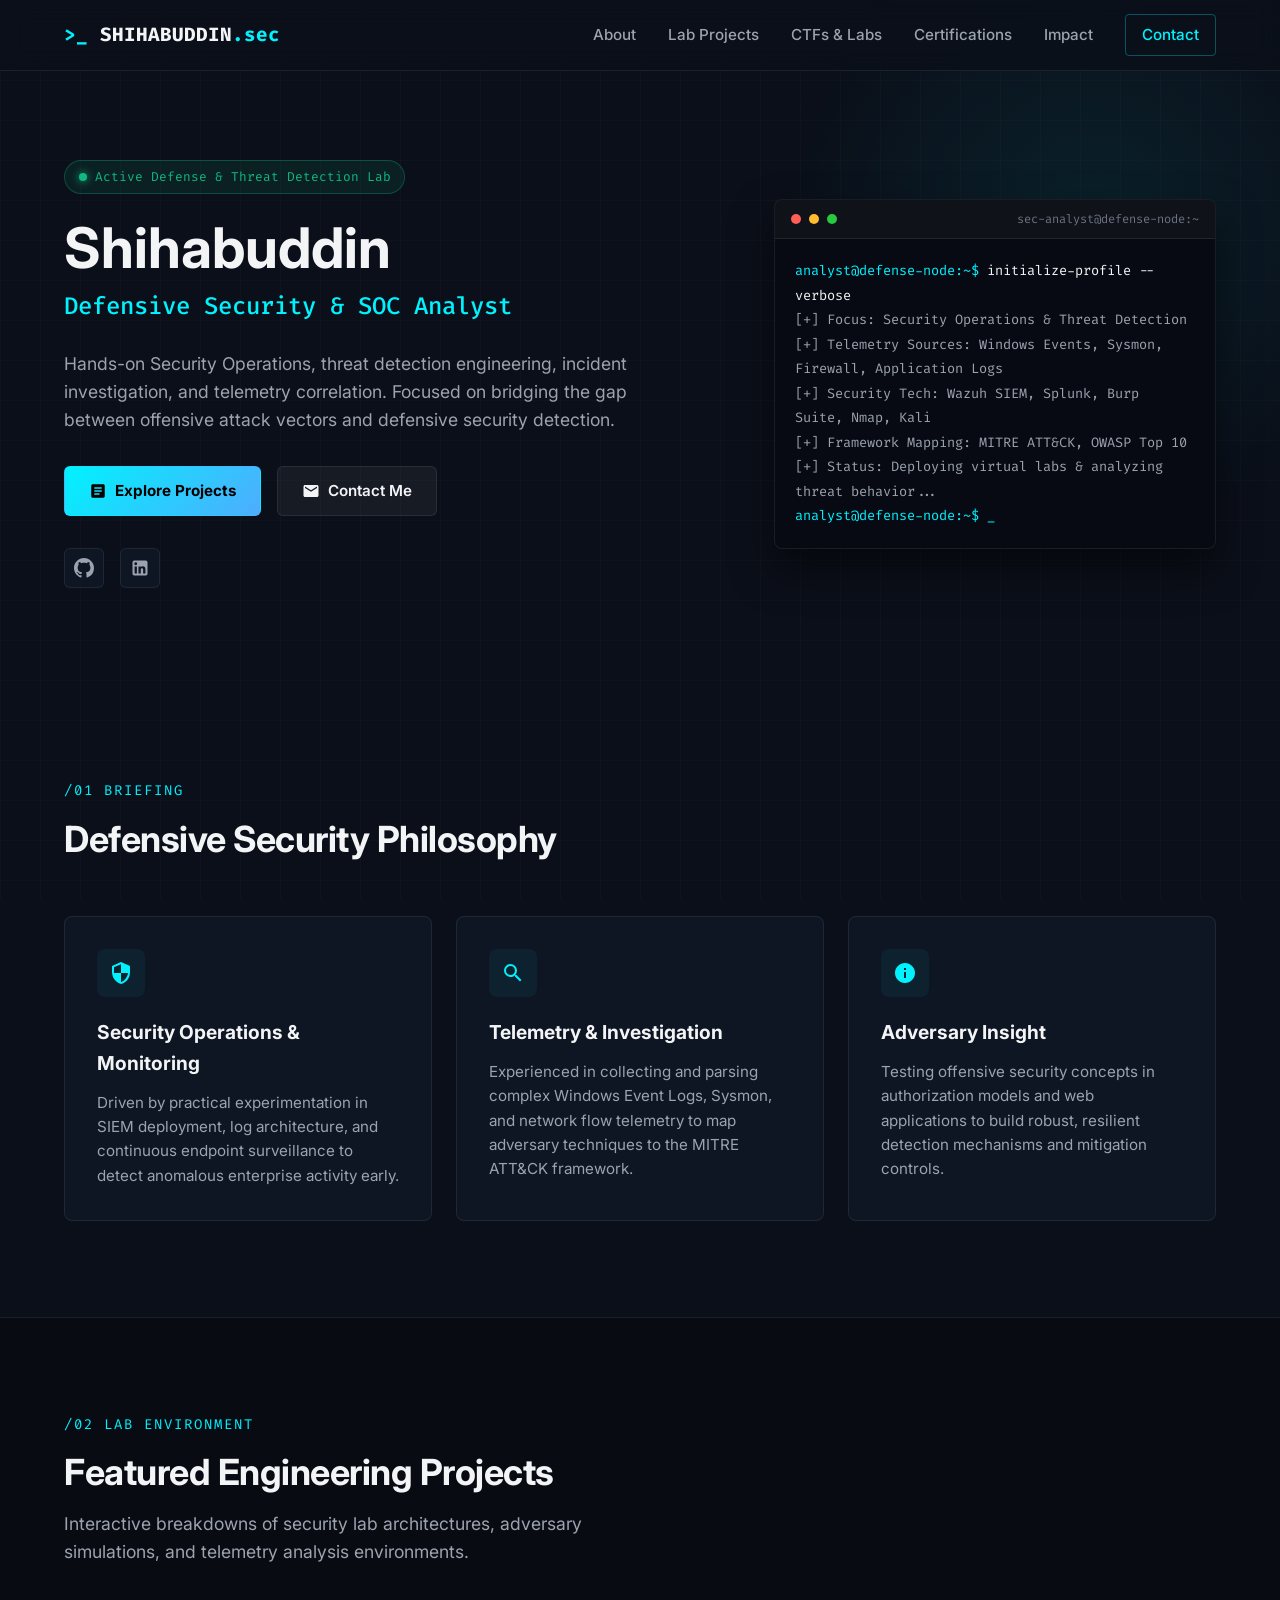
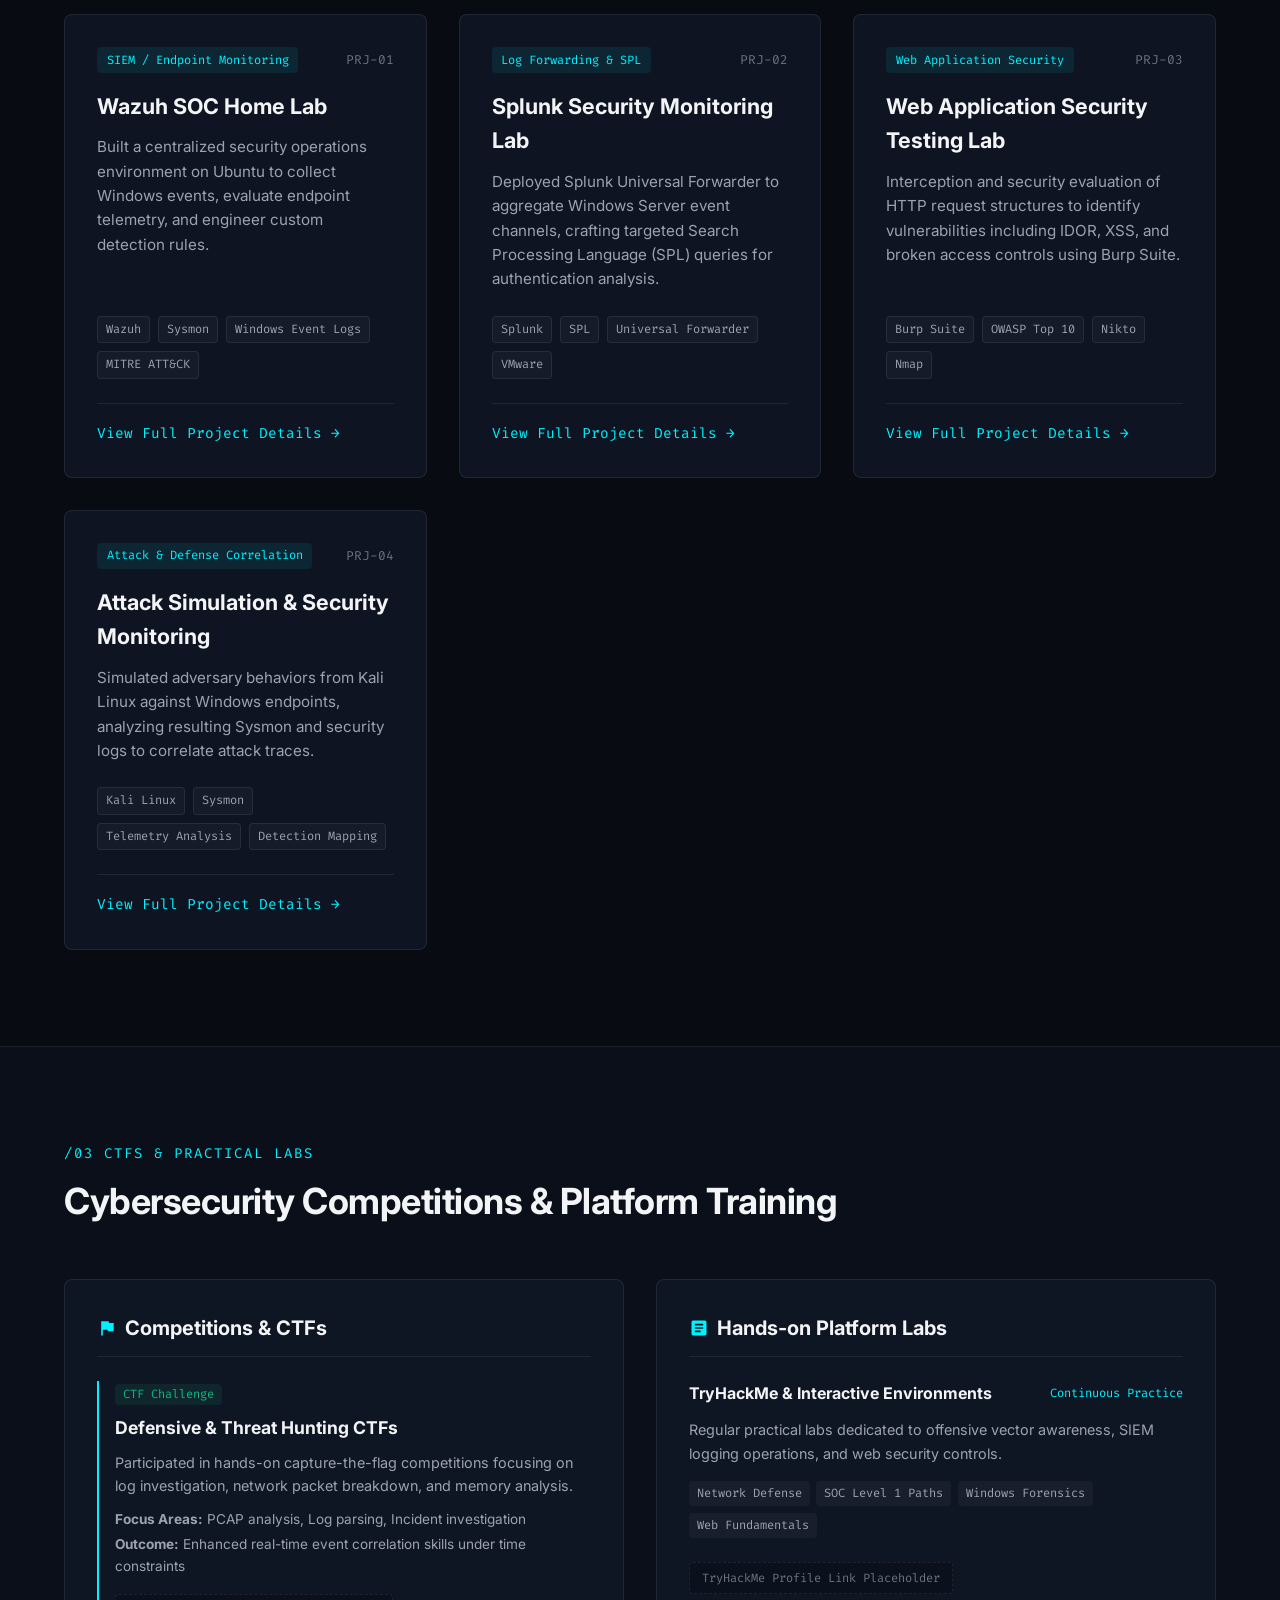
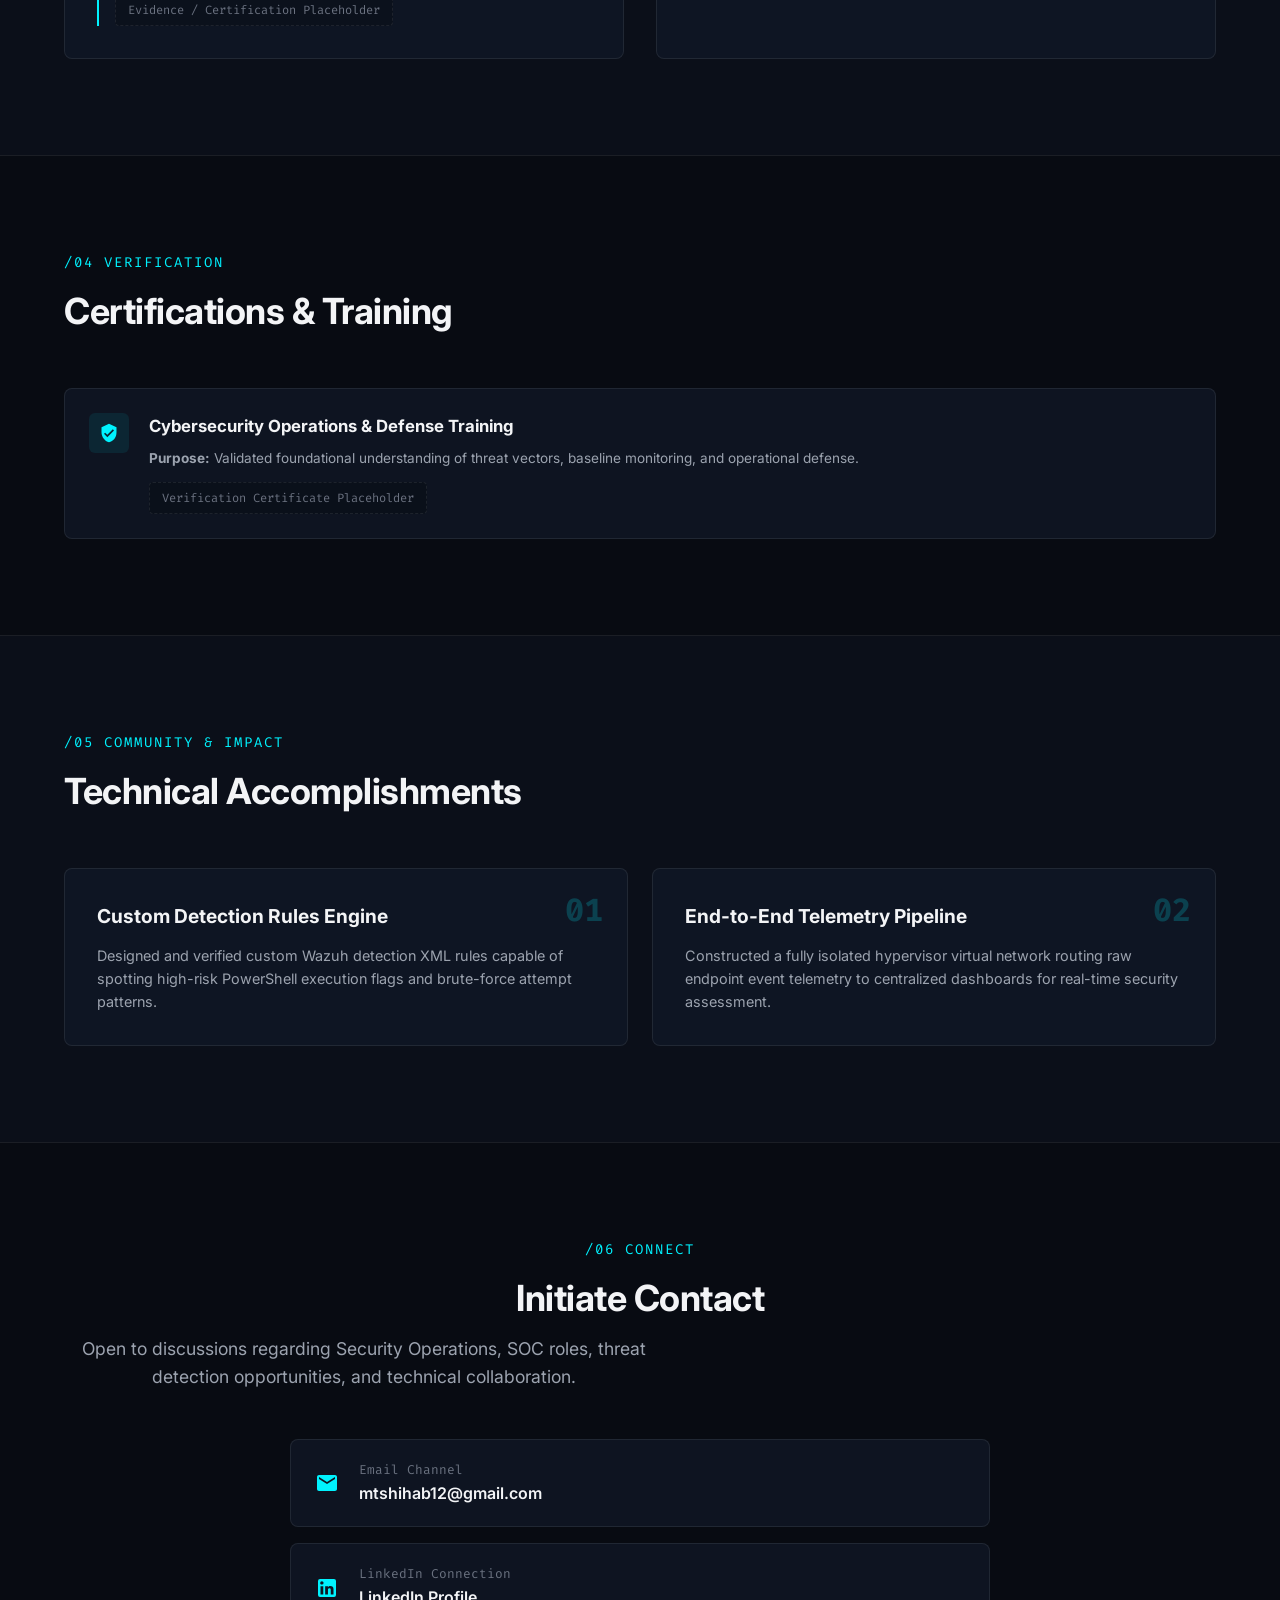
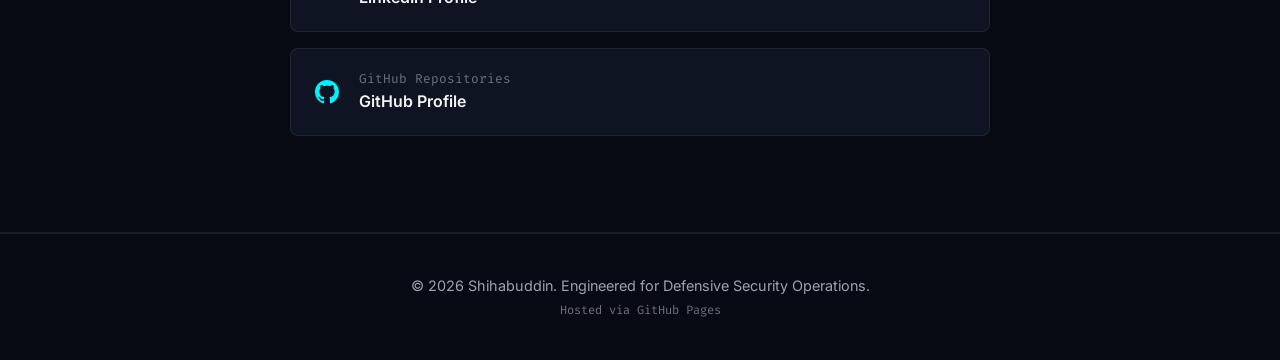
<file: index.html>
<!DOCTYPE html>
<html lang="en">
<head>
    <meta charset="UTF-8">
    <meta name="viewport" content="width=device-width, initial-scale=1.0">
    <title>Shihabuddin | Cybersecurity & SOC Engineering Portfolio</title>
    <meta name="description" content="Personal cybersecurity portfolio showcasing hands-on SOC labs, threat detection, SIEM analysis, and web security testing.">
    <link rel="stylesheet" href="style.css">
    <!-- Google Fonts -->
    <link rel="preconnect" href="https://fonts.googleapis.com">
    <link rel="preconnect" href="https://fonts.gstatic.com" crossorigin>
    <link href="https://fonts.googleapis.com/css2?family=Fira+Code:wght@400;500;700&family=Inter:wght@300;400;600;700&display=swap" rel="stylesheet">
</head>
<body>

    <!-- Background Grid Effect -->
    <div class="bg-grid"></div>
    <div class="bg-glow"></div>

    <!-- Navigation -->
    <header class="navbar">
        <div class="nav-container">
            <a href="#hero" class="logo">
                <span class="logo-prompt">&gt;_</span> SHIHABUDDIN<span class="dot">.sec</span>
            </a>
            <button class="mobile-toggle" aria-label="Toggle navigation menu" id="mobileToggle">
                <span class="bar"></span>
                <span class="bar"></span>
                <span class="bar"></span>
            </button>
            <nav class="nav-links" id="navLinks">
                <a href="#about">About</a>
                <a href="#projects">Lab Projects</a>
                <a href="#competitions">CTFs & Labs</a>
                <a href="#certifications">Certifications</a>
                <a href="#achievements">Impact</a>
                <a href="#contact" class="btn-nav">Contact</a>
            </nav>
        </div>
    </header>

    <main>
        <!-- HERO SECTION -->
        <section id="hero" class="hero-section">
            <div class="container hero-grid">
                <div class="hero-content">
                    <div class="status-badge">
                        <span class="status-dot"></span> Active Defense & Threat Detection Lab
                    </div>
                    <h1 class="hero-title">Shihabuddin</h1>
                    <h2 class="hero-subtitle"><span class="typing-text">Defensive Security &amp; SOC Analyst</span></h2>
                    <p class="hero-desc">
                        Hands-on Security Operations, threat detection engineering, incident investigation, and telemetry correlation. Focused on bridging the gap between offensive attack vectors and defensive security detection.
                    </p>
                    <div class="hero-actions">
                        <a href="#projects" class="btn btn-primary">
                            <svg class="btn-icon" viewBox="0 0 24 24"><path d="M19 3H5c-1.1 0-2 .9-2 2v14c0 1.1.9 2 2 2h14c1.1 0 2-.9 2-2V5c0-1.1-.9-2-2-2zm-5 14H7v-2h7v2zm3-4H7v-2h10v2zm0-4H7V7h10v2z"/></svg>
                            Explore Projects
                        </a>
                        <a href="#contact" class="btn btn-secondary">
                            <svg class="btn-icon" viewBox="0 0 24 24"><path d="M20 4H4c-1.1 0-1.99.9-1.99 2L2 18c0 1.1.9 2 2 2h16c1.1 0 2-.9 2-2V6c0-1.1-.9-2-2-2zm0 4l-8 5-8-5V6l8 5 8-5v2z"/></svg>
                            Contact Me
                        </a>
                    </div>
                    <div class="hero-socials">
                        <a href="https://github.com" target="_blank" rel="noopener noreferrer" class="social-link" title="GitHub Profile">
                            <svg viewBox="0 0 24 24"><path d="M12 0C5.37 0 0 5.37 0 12c0 5.31 3.435 9.795 8.205 11.385.6.105.825-.255.825-.57 0-.285-.015-1.23-.015-2.235-3.015.555-3.795-.735-4.035-1.41-.135-.345-.72-1.41-1.23-1.695-.42-.225-1.02-.78-.015-.795.945-.015 1.62.87 1.845 1.23 1.08 1.815 2.805 1.305 3.495.99.105-.78.42-1.305.765-1.605-2.67-.3-5.46-1.335-5.46-5.925 0-1.305.465-2.385 1.23-3.225-.12-.3-.54-1.53.12-3.18 0 0 1.005-.315 3.3 1.23.96-.27 1.98-.405 3-.405s2.04.135 3 .405c2.295-1.56 3.3-1.23 3.3-1.23.66 1.65.24 2.88.12 3.18.765.84 1.23 1.905 1.23 3.225 0 4.605-2.805 5.625-5.475 5.925.435.375.81 1.095.81 2.22 0 1.605-.015 2.895-.015 3.3 0 .315.225.69.825.57A12.02 12.02 0 0024 12c0-6.63-5.37-12-12-12z"/></svg>
                        </a>
                        <a href="https://linkedin.com" target="_blank" rel="noopener noreferrer" class="social-link" title="LinkedIn Profile">
                            <svg viewBox="0 0 24 24"><path d="M19 3a2 2 0 0 1 2 2v14a2 2 0 0 1-2 2H5a2 2 0 0 1-2-2V5a2 2 0 0 1 2-2h14m-.5 15.5v-5.3a3.26 3.26 0 0 0-3.26-3.26c-.85 0-1.84.52-2.28 1.3v-1.11h-2.79v8.37h2.79v-4.93c0-.77.62-1.4 1.39-1.4a1.4 1.4 0 0 1 1.4 1.4v4.93h2.75M6.88 8.56a1.68 1.68 0 0 0 1.68-1.68c0-.93-.75-1.69-1.68-1.69a1.69 1.69 0 0 0-1.69 1.69c0 .93.76 1.68 1.69 1.68m1.39 9.94v-8.37H5.5v8.37h2.77z"/></svg>
                        </a>
                    </div>
                </div>
                <div class="hero-terminal">
                    <div class="terminal-header">
                        <span class="terminal-btn close"></span>
                        <span class="terminal-btn minimize"></span>
                        <span class="terminal-btn maximize"></span>
                        <span class="terminal-title">sec-analyst@defense-node:~</span>
                    </div>
                    <div class="terminal-body">
                        <p><span class="prompt">analyst@defense-node:~$</span> initialize-profile --verbose</p>
                        <p class="term-out">[+] Focus: Security Operations &amp; Threat Detection</p>
                        <p class="term-out">[+] Telemetry Sources: Windows Events, Sysmon, Firewall, Application Logs</p>
                        <p class="term-out">[+] Security Tech: Wazuh SIEM, Splunk, Burp Suite, Nmap, Kali</p>
                        <p class="term-out">[+] Framework Mapping: MITRE ATT&amp;CK, OWASP Top 10</p>
                        <p class="term-out">[+] Status: Deploying virtual labs &amp; analyzing threat behavior...</p>
                        <p><span class="prompt">analyst@defense-node:~$</span> <span class="cursor">_</span></p>
                    </div>
                </div>
            </div>
        </section>

        <!-- ABOUT SECTION -->
        <section id="about" class="section">
            <div class="container">
                <div class="section-header">
                    <span class="section-tag">/01 BRIEFING</span>
                    <h2 class="section-title">Defensive Security Philosophy</h2>
                </div>
                <div class="about-grid">
                    <div class="about-card">
                        <div class="about-icon">
                            <svg viewBox="0 0 24 24"><path d="M12 1L3 5v6c0 5.55 3.84 10.74 9 12 5.16-1.26 9-5.45 9-12V5l-9-4zm0 10.99h7c-.53 4.12-3.28 7.79-7 8.94V12H5V6.3l7-3.11v8.8z"/></svg>
                        </div>
                        <h3>Security Operations &amp; Monitoring</h3>
                        <p>Driven by practical experimentation in SIEM deployment, log architecture, and continuous endpoint surveillance to detect anomalous enterprise activity early.</p>
                    </div>
                    <div class="about-card">
                        <div class="about-icon">
                            <svg viewBox="0 0 24 24"><path d="M15.5 14h-.79l-.28-.27A6.471 6.471 0 0 0 16 9.5 6.5 6.5 0 1 0 9.5 16c1.61 0 3.09-.59 4.23-1.57l.27.28v.79l5 4.99L20.49 19l-4.99-5zm-6 0C7.01 14 5 11.99 5 9.5S7.01 5 9.5 5 14 7.01 14 9.5 11.99 14 9.5 14z"/></svg>
                        </div>
                        <h3>Telemetry &amp; Investigation</h3>
                        <p>Experienced in collecting and parsing complex Windows Event Logs, Sysmon, and network flow telemetry to map adversary techniques to the MITRE ATT&amp;CK framework.</p>
                    </div>
                    <div class="about-card">
                        <div class="about-icon">
                            <svg viewBox="0 0 24 24"><path d="M12 2C6.48 2 2 6.48 2 12s4.48 10 10 10 10-4.48 10-10S17.52 2 12 2zm1 15h-2v-6h2v6zm0-8h-2V7h2v2z"/></svg>
                        </div>
                        <h3>Adversary Insight</h3>
                        <p>Testing offensive security concepts in authorization models and web applications to build robust, resilient detection mechanisms and mitigation controls.</p>
                    </div>
                </div>
            </div>
        </section>

        <!-- PROJECTS SECTION (MAIN FOCUS) -->
        <section id="projects" class="section section-dark">
            <div class="container">
                <div class="section-header">
                    <span class="section-tag">/02 LAB ENVIRONMENT</span>
                    <h2 class="section-title">Featured Engineering Projects</h2>
                    <p class="section-desc">Interactive breakdowns of security lab architectures, adversary simulations, and telemetry analysis environments.</p>
                </div>

                <div class="projects-grid">
                    <!-- Project Card 1 -->
                    <article class="project-card" data-project="wazuh-lab">
                        <div class="card-header">
                            <span class="tech-badge">SIEM / Endpoint Monitoring</span>
                            <span class="card-id">PRJ-01</span>
                        </div>
                        <h3 class="card-title">Wazuh SOC Home Lab</h3>
                        <p class="card-summary">Built a centralized security operations environment on Ubuntu to collect Windows events, evaluate endpoint telemetry, and engineer custom detection rules.</p>
                        <div class="card-tags">
                            <span>Wazuh</span>
                            <span>Sysmon</span>
                            <span>Windows Event Logs</span>
                            <span>MITRE ATT&CK</span>
                        </div>
                        <div class="card-footer">
                            <button class="btn-text">View Full Project Details &rarr;</button>
                        </div>
                    </article>

                    <!-- Project Card 2 -->
                    <article class="project-card" data-project="splunk-lab">
                        <div class="card-header">
                            <span class="tech-badge">Log Forwarding & SPL</span>
                            <span class="card-id">PRJ-02</span>
                        </div>
                        <h3 class="card-title">Splunk Security Monitoring Lab</h3>
                        <p class="card-summary">Deployed Splunk Universal Forwarder to aggregate Windows Server event channels, crafting targeted Search Processing Language (SPL) queries for authentication analysis.</p>
                        <div class="card-tags">
                            <span>Splunk</span>
                            <span>SPL</span>
                            <span>Universal Forwarder</span>
                            <span>VMware</span>
                        </div>
                        <div class="card-footer">
                            <button class="btn-text">View Full Project Details &rarr;</button>
                        </div>
                    </article>

                    <!-- Project Card 3 -->
                    <article class="project-card" data-project="web-security">
                        <div class="card-header">
                            <span class="tech-badge">Web Application Security</span>
                            <span class="card-id">PRJ-03</span>
                        </div>
                        <h3 class="card-title">Web Application Security Testing Lab</h3>
                        <p class="card-summary">Interception and security evaluation of HTTP request structures to identify vulnerabilities including IDOR, XSS, and broken access controls using Burp Suite.</p>
                        <div class="card-tags">
                            <span>Burp Suite</span>
                            <span>OWASP Top 10</span>
                            <span>Nikto</span>
                            <span>Nmap</span>
                        </div>
                        <div class="card-footer">
                            <button class="btn-text">View Full Project Details &rarr;</button>
                        </div>
                    </article>

                    <!-- Project Card 4 -->
                    <article class="project-card" data-project="attack-sim">
                        <div class="card-header">
                            <span class="tech-badge">Attack & Defense Correlation</span>
                            <span class="card-id">PRJ-04</span>
                        </div>
                        <h3 class="card-title">Attack Simulation & Security Monitoring</h3>
                        <p class="card-summary">Simulated adversary behaviors from Kali Linux against Windows endpoints, analyzing resulting Sysmon and security logs to correlate attack traces.</p>
                        <div class="card-tags">
                            <span>Kali Linux</span>
                            <span>Sysmon</span>
                            <span>Telemetry Analysis</span>
                            <span>Detection Mapping</span>
                        </div>
                        <div class="card-footer">
                            <button class="btn-text">View Full Project Details &rarr;</button>
                        </div>
                    </article>
                </div>
            </div>
        </section>

        <!-- COMPETITIONS & HANDS-ON LEARNING -->
        <section id="competitions" class="section">
            <div class="container">
                <div class="section-header">
                    <span class="section-tag">/03 CTFS & PRACTICAL LABS</span>
                    <h2 class="section-title">Cybersecurity Competitions & Platform Training</h2>
                </div>

                <div class="dual-column">
                    <!-- CTF Section -->
                    <div class="column-box">
                        <h3 class="box-title">
                            <svg class="title-icon" viewBox="0 0 24 24"><path d="M14.4 6L14 4H5v17h2v-7h5.6l.4 2h7V6z"/></svg>
                            Competitions & CTFs
                        </h3>
                        <div class="timeline-item">
                            <div class="timeline-meta">
                                <span class="comp-badge">CTF Challenge</span>
                            </div>
                            <h4 class="timeline-title">Defensive & Threat Hunting CTFs</h4>
                            <p class="timeline-desc">Participated in hands-on capture-the-flag competitions focusing on log investigation, network packet breakdown, and memory analysis.</p>
                            <ul class="timeline-list">
                                <li><strong>Focus Areas:</strong> PCAP analysis, Log parsing, Incident investigation</li>
                                <li><strong>Outcome:</strong> Enhanced real-time event correlation skills under time constraints</li>
                            </ul>
                            <div class="evidence-box">
                                <span class="placeholder-tag">Evidence / Certification Placeholder</span>
                            </div>
                        </div>
                    </div>

                    <!-- Practical Learning / TryHackMe Section -->
                    <div class="column-box">
                        <h3 class="box-title">
                            <svg class="title-icon" viewBox="0 0 24 24"><path d="M19 3H5c-1.1 0-2 .9-2 2v14c0 1.1.9 2 2 2h14c1.1 0 2-.9 2-2V5c0-1.1-.9-2-2-2zm-5 14H7v-2h7v2zm3-4H7v-2h10v2zm0-4H7V7h10v2z"/></svg>
                            Hands-on Platform Labs
                        </h3>
                        <div class="platform-card">
                            <div class="platform-header">
                                <h4>TryHackMe & Interactive Environments</h4>
                                <span class="room-count">Continuous Practice</span>
                            </div>
                            <p class="platform-desc">Regular practical labs dedicated to offensive vector awareness, SIEM logging operations, and web security controls.</p>
                            <div class="skill-tags">
                                <span>Network Defense</span>
                                <span>SOC Level 1 Paths</span>
                                <span>Windows Forensics</span>
                                <span>Web Fundamentals</span>
                            </div>
                            <div class="evidence-box margin-top">
                                <span class="placeholder-tag">TryHackMe Profile Link Placeholder</span>
                            </div>
                        </div>
                    </div>
                </div>
            </div>
        </section>

        <!-- CERTIFICATIONS -->
        <section id="certifications" class="section section-dark">
            <div class="container">
                <div class="section-header">
                    <span class="section-tag">/04 VERIFICATION</span>
                    <h2 class="section-title">Certifications & Training</h2>
                </div>
                <div class="cert-grid">
                    <div class="cert-card">
                        <div class="cert-badge">
                            <svg viewBox="0 0 24 24"><path d="M12 1L3 5v6c0 5.55 3.84 10.74 9 12 5.16-1.26 9-5.45 9-12V5l-9-4zm-2 16l-4-4 1.41-1.41L10 14.17l6.59-6.59L18 9l-8 8z"/></svg>
                        </div>
                        <div class="cert-info">
                            <h3>Cybersecurity Operations & Defense Training</h3>
                            <p class="cert-why"><strong>Purpose:</strong> Validated foundational understanding of threat vectors, baseline monitoring, and operational defense.</p>
                            <span class="placeholder-tag">Verification Certificate Placeholder</span>
                        </div>
                    </div>
                </div>
            </div>
        </section>

        <!-- ACHIEVEMENTS & IMPACT -->
        <section id="achievements" class="section">
            <div class="container">
                <div class="section-header">
                    <span class="section-tag">/05 COMMUNITY & IMPACT</span>
                    <h2 class="section-title">Technical Accomplishments</h2>
                </div>
                <div class="achieve-grid">
                    <div class="achieve-card">
                        <div class="achieve-number">01</div>
                        <h3>Custom Detection Rules Engine</h3>
                        <p>Designed and verified custom Wazuh detection XML rules capable of spotting high-risk PowerShell execution flags and brute-force attempt patterns.</p>
                    </div>
                    <div class="achieve-card">
                        <div class="achieve-number">02</div>
                        <h3>End-to-End Telemetry Pipeline</h3>
                        <p>Constructed a fully isolated hypervisor virtual network routing raw endpoint event telemetry to centralized dashboards for real-time security assessment.</p>
                    </div>
                </div>
            </div>
        </section>

        <!-- CONTACT -->
        <section id="contact" class="section section-dark">
            <div class="container">
                <div class="section-header center">
                    <span class="section-tag">/06 CONNECT</span>
                    <h2 class="section-title">Initiate Contact</h2>
                    <p class="section-desc">Open to discussions regarding Security Operations, SOC roles, threat detection opportunities, and technical collaboration.</p>
                </div>
                <div class="contact-box">
                    <div class="contact-methods">
                        <a href="mailto:email@example.com" class="contact-card">
                            <svg class="contact-icon" viewBox="0 0 24 24"><path d="M20 4H4c-1.1 0-1.99.9-1.99 2L2 18c0 1.1.9 2 2 2h16c1.1 0 2-.9 2-2V6c0-1.1-.9-2-2-2zm0 4l-8 5-8-5V6l8 5 8-5v2z"/></svg>
                            <div>
                                <span class="contact-label">Email Channel</span>
                                <span class="contact-value">mtshihab12@gmail.com</span>
                            </div>
                        </a>
                        <a href="https://linkedin.com" target="_blank" rel="noopener noreferrer" class="contact-card">
                            <svg class="contact-icon" viewBox="0 0 24 24"><path d="M19 3a2 2 0 0 1 2 2v14a2 2 0 0 1-2 2H5a2 2 0 0 1-2-2V5a2 2 0 0 1 2-2h14m-.5 15.5v-5.3a3.26 3.26 0 0 0-3.26-3.26c-.85 0-1.84.52-2.28 1.3v-1.11h-2.79v8.37h2.79v-4.93c0-.77.62-1.4 1.39-1.4a1.4 1.4 0 0 1 1.4 1.4v4.93h2.75M6.88 8.56a1.68 1.68 0 0 0 1.68-1.68c0-.93-.75-1.69-1.68-1.69a1.69 1.69 0 0 0-1.69 1.69c0 .93.76 1.68 1.69 1.68m1.39 9.94v-8.37H5.5v8.37h2.77z"/></svg>
                            <div>
                                <span class="contact-label">LinkedIn Connection</span>
                                <span class="contact-value">LinkedIn Profile</span>
                            </div>
                        </a>
                        <a href="https://github.com" target="_blank" rel="noopener noreferrer" class="contact-card">
                            <svg class="contact-icon" viewBox="0 0 24 24"><path d="M12 0C5.37 0 0 5.37 0 12c0 5.31 3.435 9.795 8.205 11.385.6.105.825-.255.825-.57 0-.285-.015-1.23-.015-2.235-3.015.555-3.795-.735-4.035-1.41-.135-.345-.72-1.41-1.23-1.695-.42-.225-1.02-.78-.015-.795.945-.015 1.62.87 1.845 1.23 1.08 1.815 2.805 1.305 3.495.99.105-.78.42-1.305.765-1.605-2.67-.3-5.46-1.335-5.46-5.925 0-1.305.465-2.385 1.23-3.225-.12-.3-.54-1.53.12-3.18 0 0 1.005-.315 3.3 1.23.96-.27 1.98-.405 3-.405s2.04.135 3 .405c2.295-1.56 3.3-1.23 3.3-1.23.66 1.65.24 2.88.12 3.18.765.84 1.23 1.905 1.23 3.225 0 4.605-2.805 5.625-5.475 5.925.435.375.81 1.095.81 2.22 0 1.605-.015 2.895-.015 3.3 0 .315.225.69.825.57A12.02 12.02 0 0024 12c0-6.63-5.37-12-12-12z"/></svg>
                            <div>
                                <span class="contact-label">GitHub Repositories</span>
                                <span class="contact-value">GitHub Profile</span>
                            </div>
                        </a>
                    </div>
                </div>
            </div>
        </section>
    </main>

    <!-- FOOTER -->
    <footer class="footer">
        <div class="container footer-content">
            <p>&copy; 2026 Shihabuddin. Engineered for Defensive Security Operations.</p>
            <p class="footer-sub">Hosted via GitHub Pages</p>
        </div>
    </footer>

    <!-- PROJECT MODAL VIEW -->
    <div class="modal" id="projectModal" aria-hidden="true">
        <div class="modal-overlay" id="modalOverlay"></div>
        <div class="modal-container">
            <button class="modal-close" id="modalClose" aria-label="Close modal">&times;</button>
            <div class="modal-body" id="modalBody">
                <!-- Dynamically Populated by script.js -->
            </div>
        </div>
    </div>

    <script src="script.js"></script>
</body>
</html>
</file>
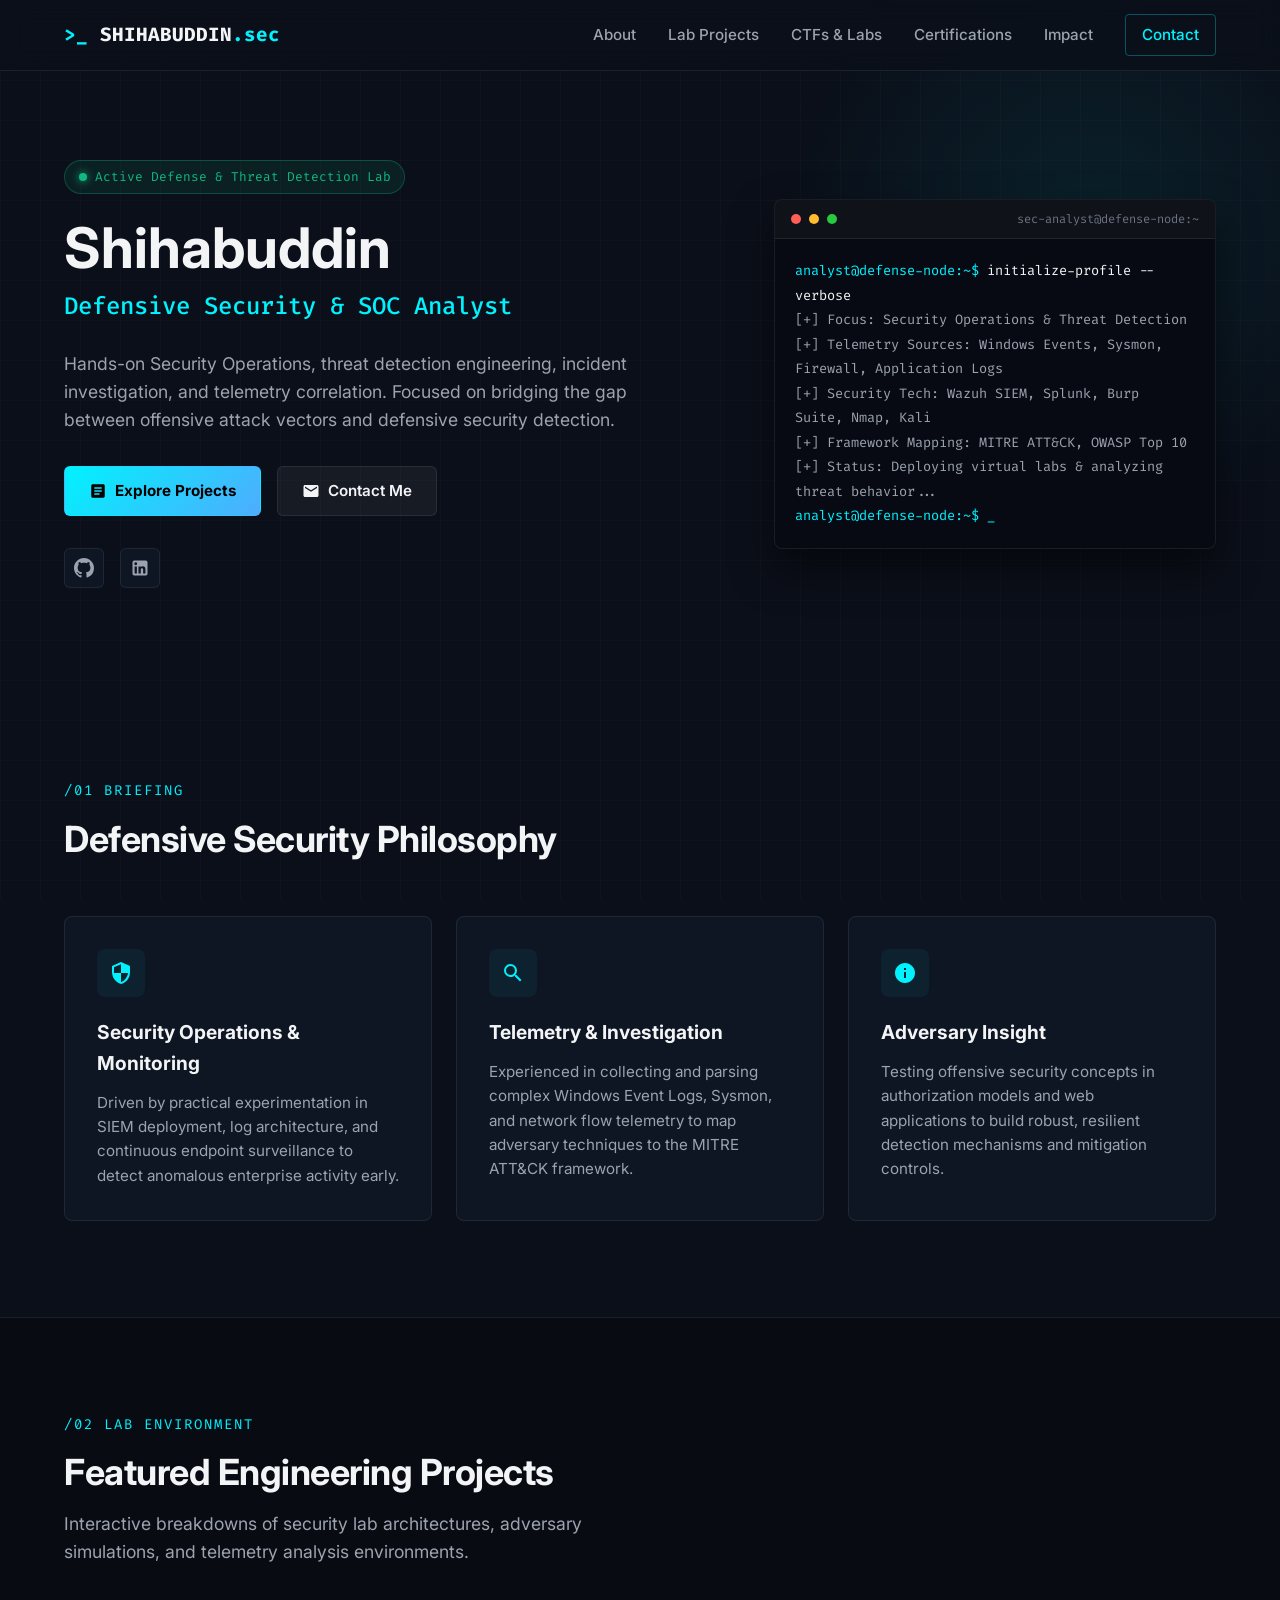
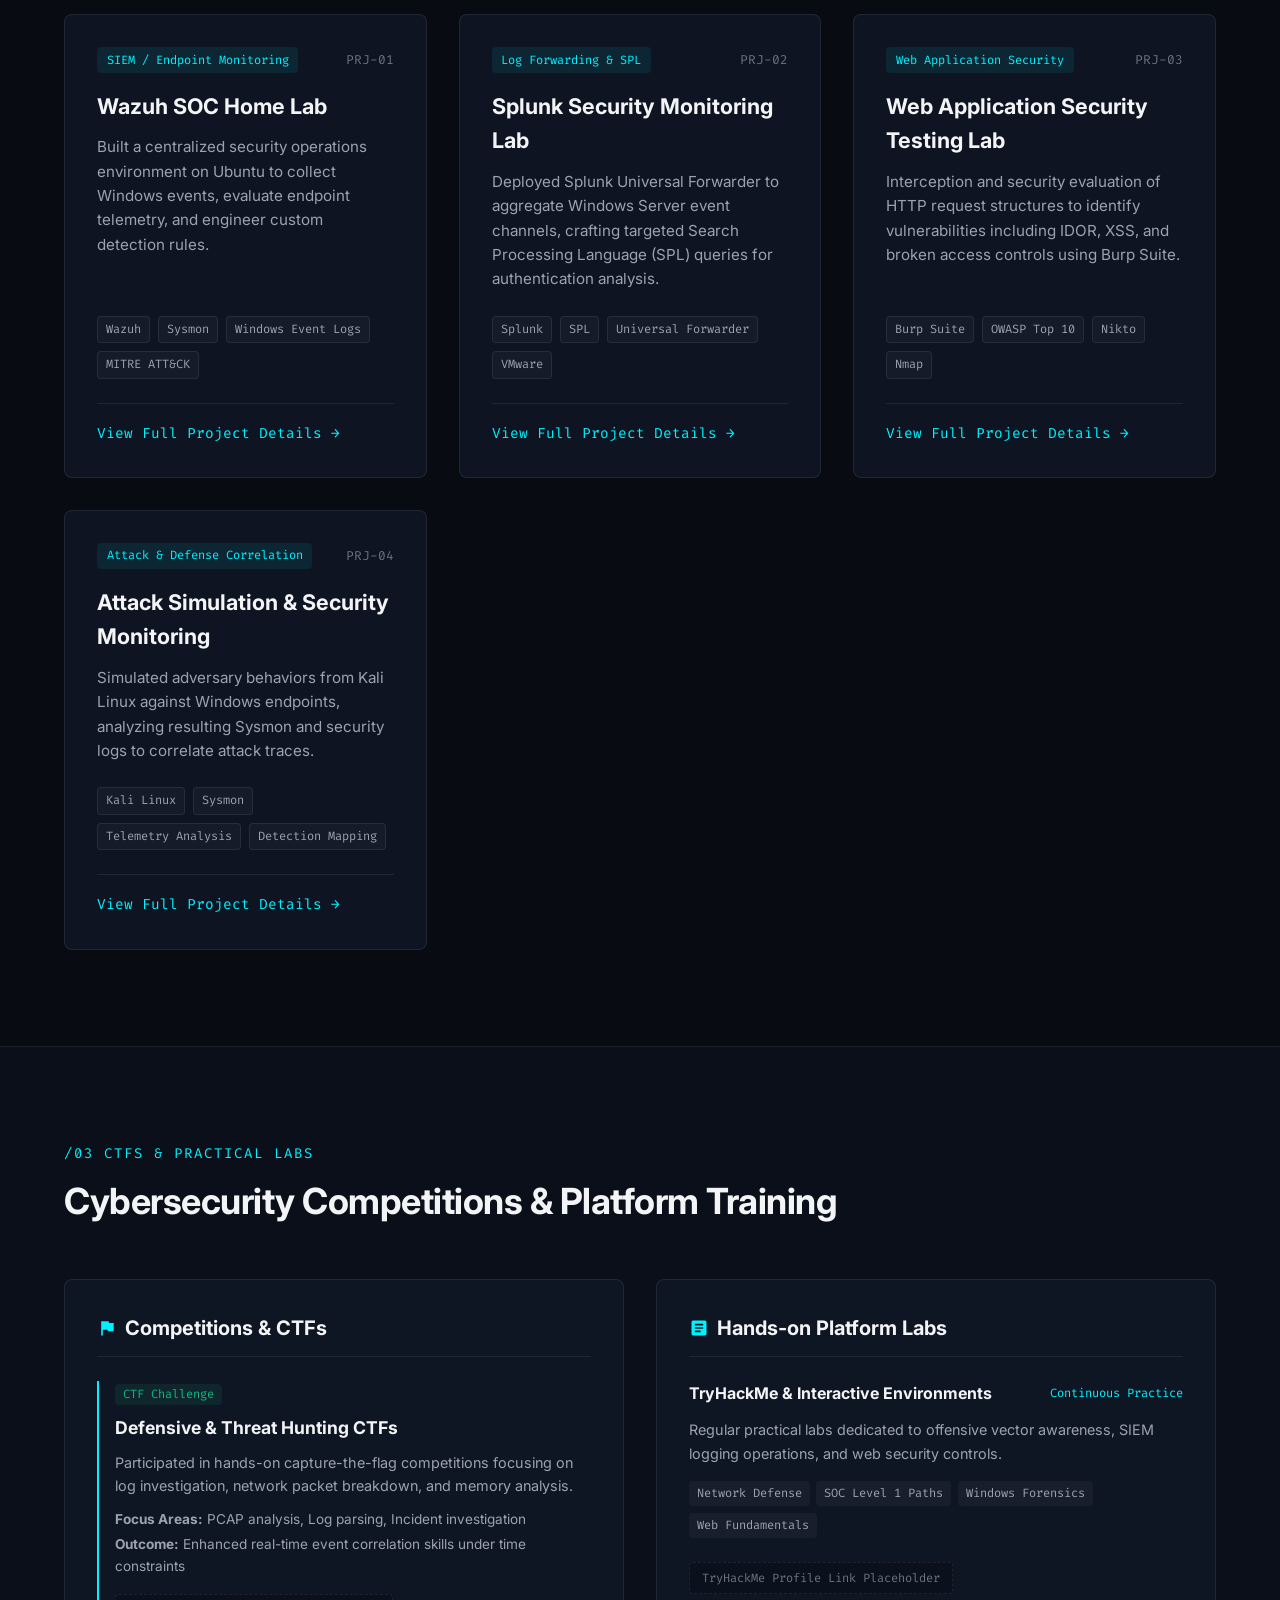
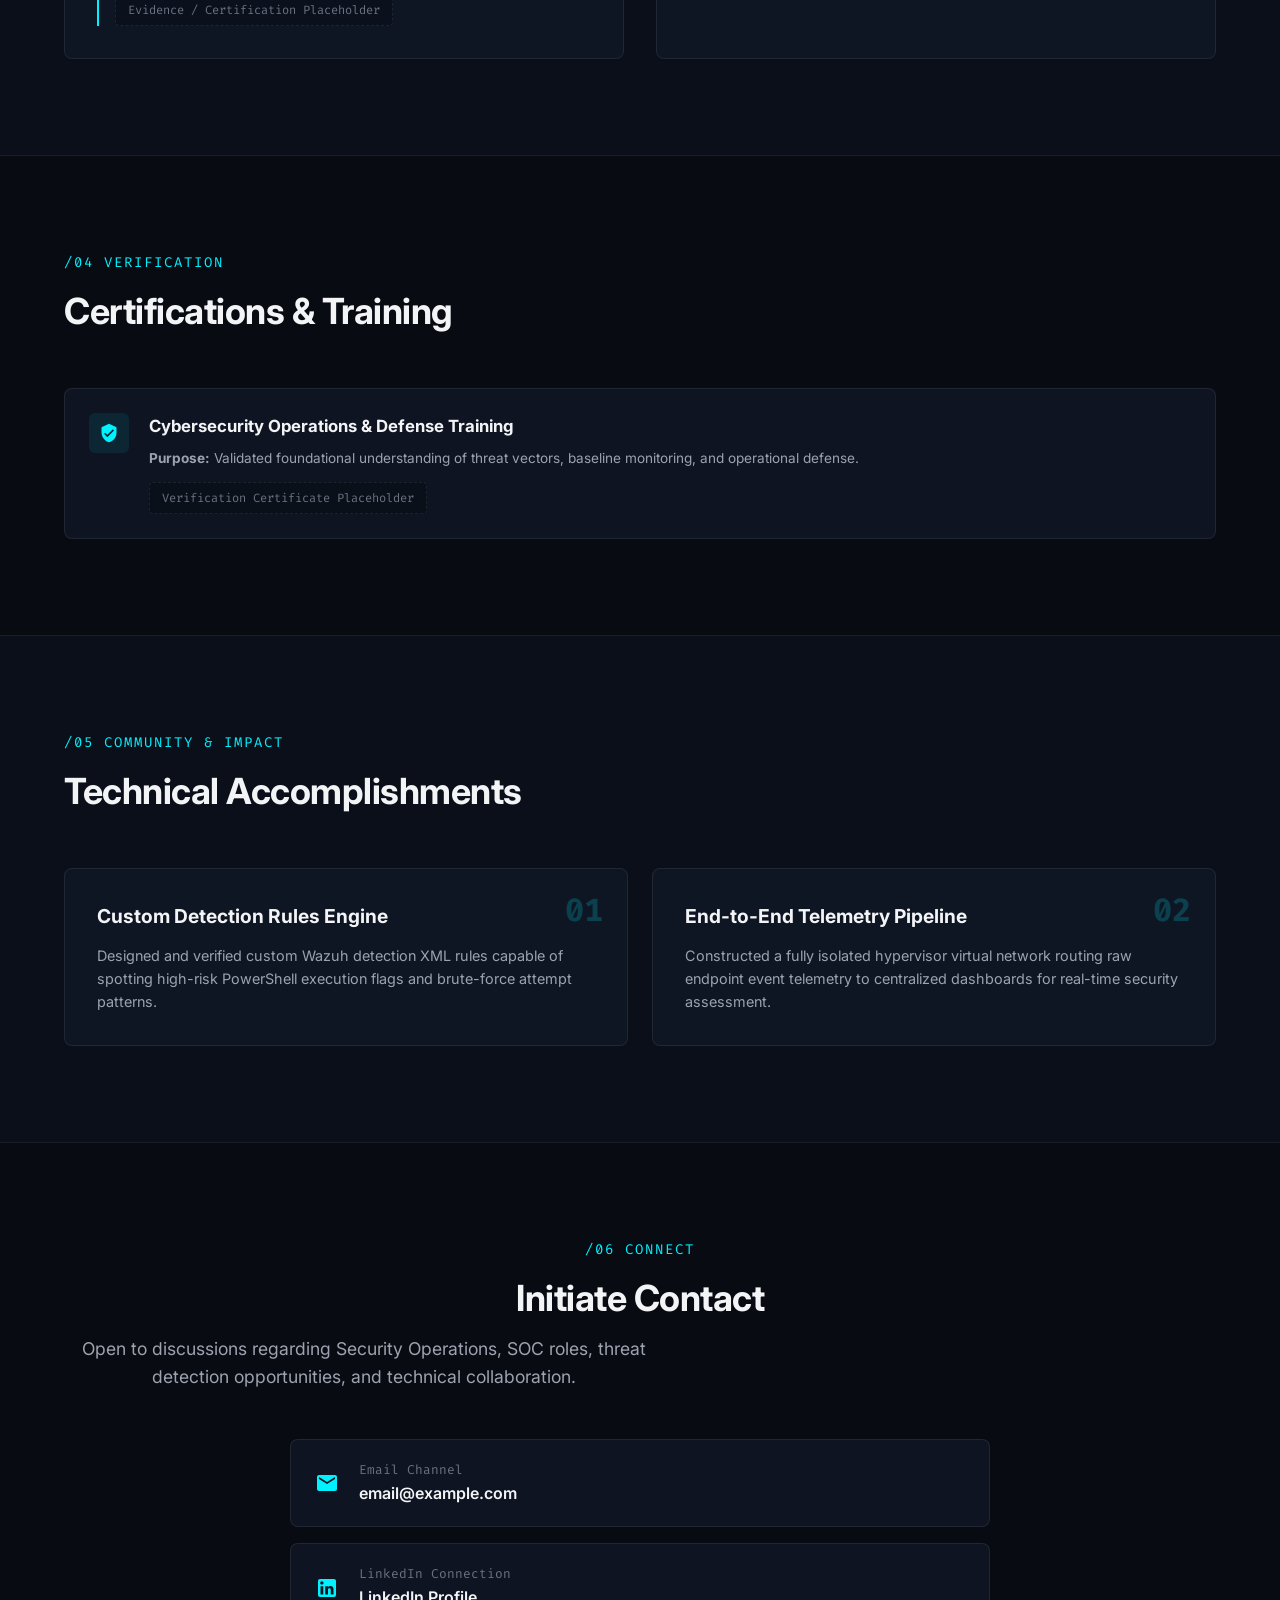
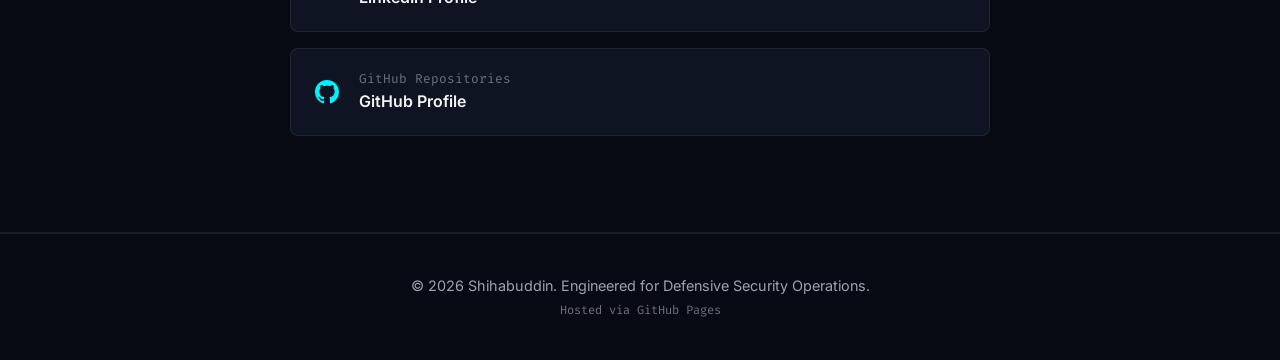
<file: gemini-code-1790604451301.html>
<!DOCTYPE html>
<html lang="en">
<head>
    <meta charset="UTF-8">
    <meta name="viewport" content="width=device-width, initial-scale=1.0">
    <title>Shihabuddin | Cybersecurity & SOC Engineering Portfolio</title>
    <meta name="description" content="Personal cybersecurity portfolio showcasing hands-on SOC labs, threat detection, SIEM analysis, and web security testing.">
    <link rel="stylesheet" href="style.css">
    <!-- Google Fonts -->
    <link rel="preconnect" href="https://fonts.googleapis.com">
    <link rel="preconnect" href="https://fonts.gstatic.com" crossorigin>
    <link href="https://fonts.googleapis.com/css2?family=Fira+Code:wght@400;500;700&family=Inter:wght@300;400;600;700&display=swap" rel="stylesheet">
</head>
<body>

    <!-- Background Grid Effect -->
    <div class="bg-grid"></div>
    <div class="bg-glow"></div>

    <!-- Navigation -->
    <header class="navbar">
        <div class="nav-container">
            <a href="#hero" class="logo">
                <span class="logo-prompt">&gt;_</span> SHIHABUDDIN<span class="dot">.sec</span>
            </a>
            <button class="mobile-toggle" aria-label="Toggle navigation menu" id="mobileToggle">
                <span class="bar"></span>
                <span class="bar"></span>
                <span class="bar"></span>
            </button>
            <nav class="nav-links" id="navLinks">
                <a href="#about">About</a>
                <a href="#projects">Lab Projects</a>
                <a href="#competitions">CTFs & Labs</a>
                <a href="#certifications">Certifications</a>
                <a href="#achievements">Impact</a>
                <a href="#contact" class="btn-nav">Contact</a>
            </nav>
        </div>
    </header>

    <main>
        <!-- HERO SECTION -->
        <section id="hero" class="hero-section">
            <div class="container hero-grid">
                <div class="hero-content">
                    <div class="status-badge">
                        <span class="status-dot"></span> Active Defense & Threat Detection Lab
                    </div>
                    <h1 class="hero-title">Shihabuddin</h1>
                    <h2 class="hero-subtitle"><span class="typing-text">Defensive Security &amp; SOC Analyst</span></h2>
                    <p class="hero-desc">
                        Hands-on Security Operations, threat detection engineering, incident investigation, and telemetry correlation. Focused on bridging the gap between offensive attack vectors and defensive security detection.
                    </p>
                    <div class="hero-actions">
                        <a href="#projects" class="btn btn-primary">
                            <svg class="btn-icon" viewBox="0 0 24 24"><path d="M19 3H5c-1.1 0-2 .9-2 2v14c0 1.1.9 2 2 2h14c1.1 0 2-.9 2-2V5c0-1.1-.9-2-2-2zm-5 14H7v-2h7v2zm3-4H7v-2h10v2zm0-4H7V7h10v2z"/></svg>
                            Explore Projects
                        </a>
                        <a href="#contact" class="btn btn-secondary">
                            <svg class="btn-icon" viewBox="0 0 24 24"><path d="M20 4H4c-1.1 0-1.99.9-1.99 2L2 18c0 1.1.9 2 2 2h16c1.1 0 2-.9 2-2V6c0-1.1-.9-2-2-2zm0 4l-8 5-8-5V6l8 5 8-5v2z"/></svg>
                            Contact Me
                        </a>
                    </div>
                    <div class="hero-socials">
                        <a href="https://github.com" target="_blank" rel="noopener noreferrer" class="social-link" title="GitHub Profile">
                            <svg viewBox="0 0 24 24"><path d="M12 0C5.37 0 0 5.37 0 12c0 5.31 3.435 9.795 8.205 11.385.6.105.825-.255.825-.57 0-.285-.015-1.23-.015-2.235-3.015.555-3.795-.735-4.035-1.41-.135-.345-.72-1.41-1.23-1.695-.42-.225-1.02-.78-.015-.795.945-.015 1.62.87 1.845 1.23 1.08 1.815 2.805 1.305 3.495.99.105-.78.42-1.305.765-1.605-2.67-.3-5.46-1.335-5.46-5.925 0-1.305.465-2.385 1.23-3.225-.12-.3-.54-1.53.12-3.18 0 0 1.005-.315 3.3 1.23.96-.27 1.98-.405 3-.405s2.04.135 3 .405c2.295-1.56 3.3-1.23 3.3-1.23.66 1.65.24 2.88.12 3.18.765.84 1.23 1.905 1.23 3.225 0 4.605-2.805 5.625-5.475 5.925.435.375.81 1.095.81 2.22 0 1.605-.015 2.895-.015 3.3 0 .315.225.69.825.57A12.02 12.02 0 0024 12c0-6.63-5.37-12-12-12z"/></svg>
                        </a>
                        <a href="https://linkedin.com" target="_blank" rel="noopener noreferrer" class="social-link" title="LinkedIn Profile">
                            <svg viewBox="0 0 24 24"><path d="M19 3a2 2 0 0 1 2 2v14a2 2 0 0 1-2 2H5a2 2 0 0 1-2-2V5a2 2 0 0 1 2-2h14m-.5 15.5v-5.3a3.26 3.26 0 0 0-3.26-3.26c-.85 0-1.84.52-2.28 1.3v-1.11h-2.79v8.37h2.79v-4.93c0-.77.62-1.4 1.39-1.4a1.4 1.4 0 0 1 1.4 1.4v4.93h2.75M6.88 8.56a1.68 1.68 0 0 0 1.68-1.68c0-.93-.75-1.69-1.68-1.69a1.69 1.69 0 0 0-1.69 1.69c0 .93.76 1.68 1.69 1.68m1.39 9.94v-8.37H5.5v8.37h2.77z"/></svg>
                        </a>
                    </div>
                </div>
                <div class="hero-terminal">
                    <div class="terminal-header">
                        <span class="terminal-btn close"></span>
                        <span class="terminal-btn minimize"></span>
                        <span class="terminal-btn maximize"></span>
                        <span class="terminal-title">sec-analyst@defense-node:~</span>
                    </div>
                    <div class="terminal-body">
                        <p><span class="prompt">analyst@defense-node:~$</span> initialize-profile --verbose</p>
                        <p class="term-out">[+] Focus: Security Operations &amp; Threat Detection</p>
                        <p class="term-out">[+] Telemetry Sources: Windows Events, Sysmon, Firewall, Application Logs</p>
                        <p class="term-out">[+] Security Tech: Wazuh SIEM, Splunk, Burp Suite, Nmap, Kali</p>
                        <p class="term-out">[+] Framework Mapping: MITRE ATT&amp;CK, OWASP Top 10</p>
                        <p class="term-out">[+] Status: Deploying virtual labs &amp; analyzing threat behavior...</p>
                        <p><span class="prompt">analyst@defense-node:~$</span> <span class="cursor">_</span></p>
                    </div>
                </div>
            </div>
        </section>

        <!-- ABOUT SECTION -->
        <section id="about" class="section">
            <div class="container">
                <div class="section-header">
                    <span class="section-tag">/01 BRIEFING</span>
                    <h2 class="section-title">Defensive Security Philosophy</h2>
                </div>
                <div class="about-grid">
                    <div class="about-card">
                        <div class="about-icon">
                            <svg viewBox="0 0 24 24"><path d="M12 1L3 5v6c0 5.55 3.84 10.74 9 12 5.16-1.26 9-5.45 9-12V5l-9-4zm0 10.99h7c-.53 4.12-3.28 7.79-7 8.94V12H5V6.3l7-3.11v8.8z"/></svg>
                        </div>
                        <h3>Security Operations &amp; Monitoring</h3>
                        <p>Driven by practical experimentation in SIEM deployment, log architecture, and continuous endpoint surveillance to detect anomalous enterprise activity early.</p>
                    </div>
                    <div class="about-card">
                        <div class="about-icon">
                            <svg viewBox="0 0 24 24"><path d="M15.5 14h-.79l-.28-.27A6.471 6.471 0 0 0 16 9.5 6.5 6.5 0 1 0 9.5 16c1.61 0 3.09-.59 4.23-1.57l.27.28v.79l5 4.99L20.49 19l-4.99-5zm-6 0C7.01 14 5 11.99 5 9.5S7.01 5 9.5 5 14 7.01 14 9.5 11.99 14 9.5 14z"/></svg>
                        </div>
                        <h3>Telemetry &amp; Investigation</h3>
                        <p>Experienced in collecting and parsing complex Windows Event Logs, Sysmon, and network flow telemetry to map adversary techniques to the MITRE ATT&amp;CK framework.</p>
                    </div>
                    <div class="about-card">
                        <div class="about-icon">
                            <svg viewBox="0 0 24 24"><path d="M12 2C6.48 2 2 6.48 2 12s4.48 10 10 10 10-4.48 10-10S17.52 2 12 2zm1 15h-2v-6h2v6zm0-8h-2V7h2v2z"/></svg>
                        </div>
                        <h3>Adversary Insight</h3>
                        <p>Testing offensive security concepts in authorization models and web applications to build robust, resilient detection mechanisms and mitigation controls.</p>
                    </div>
                </div>
            </div>
        </section>

        <!-- PROJECTS SECTION (MAIN FOCUS) -->
        <section id="projects" class="section section-dark">
            <div class="container">
                <div class="section-header">
                    <span class="section-tag">/02 LAB ENVIRONMENT</span>
                    <h2 class="section-title">Featured Engineering Projects</h2>
                    <p class="section-desc">Interactive breakdowns of security lab architectures, adversary simulations, and telemetry analysis environments.</p>
                </div>

                <div class="projects-grid">
                    <!-- Project Card 1 -->
                    <article class="project-card" data-project="wazuh-lab">
                        <div class="card-header">
                            <span class="tech-badge">SIEM / Endpoint Monitoring</span>
                            <span class="card-id">PRJ-01</span>
                        </div>
                        <h3 class="card-title">Wazuh SOC Home Lab</h3>
                        <p class="card-summary">Built a centralized security operations environment on Ubuntu to collect Windows events, evaluate endpoint telemetry, and engineer custom detection rules.</p>
                        <div class="card-tags">
                            <span>Wazuh</span>
                            <span>Sysmon</span>
                            <span>Windows Event Logs</span>
                            <span>MITRE ATT&CK</span>
                        </div>
                        <div class="card-footer">
                            <button class="btn-text">View Full Project Details &rarr;</button>
                        </div>
                    </article>

                    <!-- Project Card 2 -->
                    <article class="project-card" data-project="splunk-lab">
                        <div class="card-header">
                            <span class="tech-badge">Log Forwarding & SPL</span>
                            <span class="card-id">PRJ-02</span>
                        </div>
                        <h3 class="card-title">Splunk Security Monitoring Lab</h3>
                        <p class="card-summary">Deployed Splunk Universal Forwarder to aggregate Windows Server event channels, crafting targeted Search Processing Language (SPL) queries for authentication analysis.</p>
                        <div class="card-tags">
                            <span>Splunk</span>
                            <span>SPL</span>
                            <span>Universal Forwarder</span>
                            <span>VMware</span>
                        </div>
                        <div class="card-footer">
                            <button class="btn-text">View Full Project Details &rarr;</button>
                        </div>
                    </article>

                    <!-- Project Card 3 -->
                    <article class="project-card" data-project="web-security">
                        <div class="card-header">
                            <span class="tech-badge">Web Application Security</span>
                            <span class="card-id">PRJ-03</span>
                        </div>
                        <h3 class="card-title">Web Application Security Testing Lab</h3>
                        <p class="card-summary">Interception and security evaluation of HTTP request structures to identify vulnerabilities including IDOR, XSS, and broken access controls using Burp Suite.</p>
                        <div class="card-tags">
                            <span>Burp Suite</span>
                            <span>OWASP Top 10</span>
                            <span>Nikto</span>
                            <span>Nmap</span>
                        </div>
                        <div class="card-footer">
                            <button class="btn-text">View Full Project Details &rarr;</button>
                        </div>
                    </article>

                    <!-- Project Card 4 -->
                    <article class="project-card" data-project="attack-sim">
                        <div class="card-header">
                            <span class="tech-badge">Attack & Defense Correlation</span>
                            <span class="card-id">PRJ-04</span>
                        </div>
                        <h3 class="card-title">Attack Simulation & Security Monitoring</h3>
                        <p class="card-summary">Simulated adversary behaviors from Kali Linux against Windows endpoints, analyzing resulting Sysmon and security logs to correlate attack traces.</p>
                        <div class="card-tags">
                            <span>Kali Linux</span>
                            <span>Sysmon</span>
                            <span>Telemetry Analysis</span>
                            <span>Detection Mapping</span>
                        </div>
                        <div class="card-footer">
                            <button class="btn-text">View Full Project Details &rarr;</button>
                        </div>
                    </article>
                </div>
            </div>
        </section>

        <!-- COMPETITIONS & HANDS-ON LEARNING -->
        <section id="competitions" class="section">
            <div class="container">
                <div class="section-header">
                    <span class="section-tag">/03 CTFS & PRACTICAL LABS</span>
                    <h2 class="section-title">Cybersecurity Competitions & Platform Training</h2>
                </div>

                <div class="dual-column">
                    <!-- CTF Section -->
                    <div class="column-box">
                        <h3 class="box-title">
                            <svg class="title-icon" viewBox="0 0 24 24"><path d="M14.4 6L14 4H5v17h2v-7h5.6l.4 2h7V6z"/></svg>
                            Competitions & CTFs
                        </h3>
                        <div class="timeline-item">
                            <div class="timeline-meta">
                                <span class="comp-badge">CTF Challenge</span>
                            </div>
                            <h4 class="timeline-title">Defensive & Threat Hunting CTFs</h4>
                            <p class="timeline-desc">Participated in hands-on capture-the-flag competitions focusing on log investigation, network packet breakdown, and memory analysis.</p>
                            <ul class="timeline-list">
                                <li><strong>Focus Areas:</strong> PCAP analysis, Log parsing, Incident investigation</li>
                                <li><strong>Outcome:</strong> Enhanced real-time event correlation skills under time constraints</li>
                            </ul>
                            <div class="evidence-box">
                                <span class="placeholder-tag">Evidence / Certification Placeholder</span>
                            </div>
                        </div>
                    </div>

                    <!-- Practical Learning / TryHackMe Section -->
                    <div class="column-box">
                        <h3 class="box-title">
                            <svg class="title-icon" viewBox="0 0 24 24"><path d="M19 3H5c-1.1 0-2 .9-2 2v14c0 1.1.9 2 2 2h14c1.1 0 2-.9 2-2V5c0-1.1-.9-2-2-2zm-5 14H7v-2h7v2zm3-4H7v-2h10v2zm0-4H7V7h10v2z"/></svg>
                            Hands-on Platform Labs
                        </h3>
                        <div class="platform-card">
                            <div class="platform-header">
                                <h4>TryHackMe & Interactive Environments</h4>
                                <span class="room-count">Continuous Practice</span>
                            </div>
                            <p class="platform-desc">Regular practical labs dedicated to offensive vector awareness, SIEM logging operations, and web security controls.</p>
                            <div class="skill-tags">
                                <span>Network Defense</span>
                                <span>SOC Level 1 Paths</span>
                                <span>Windows Forensics</span>
                                <span>Web Fundamentals</span>
                            </div>
                            <div class="evidence-box margin-top">
                                <span class="placeholder-tag">TryHackMe Profile Link Placeholder</span>
                            </div>
                        </div>
                    </div>
                </div>
            </div>
        </section>

        <!-- CERTIFICATIONS -->
        <section id="certifications" class="section section-dark">
            <div class="container">
                <div class="section-header">
                    <span class="section-tag">/04 VERIFICATION</span>
                    <h2 class="section-title">Certifications & Training</h2>
                </div>
                <div class="cert-grid">
                    <div class="cert-card">
                        <div class="cert-badge">
                            <svg viewBox="0 0 24 24"><path d="M12 1L3 5v6c0 5.55 3.84 10.74 9 12 5.16-1.26 9-5.45 9-12V5l-9-4zm-2 16l-4-4 1.41-1.41L10 14.17l6.59-6.59L18 9l-8 8z"/></svg>
                        </div>
                        <div class="cert-info">
                            <h3>Cybersecurity Operations & Defense Training</h3>
                            <p class="cert-why"><strong>Purpose:</strong> Validated foundational understanding of threat vectors, baseline monitoring, and operational defense.</p>
                            <span class="placeholder-tag">Verification Certificate Placeholder</span>
                        </div>
                    </div>
                </div>
            </div>
        </section>

        <!-- ACHIEVEMENTS & IMPACT -->
        <section id="achievements" class="section">
            <div class="container">
                <div class="section-header">
                    <span class="section-tag">/05 COMMUNITY & IMPACT</span>
                    <h2 class="section-title">Technical Accomplishments</h2>
                </div>
                <div class="achieve-grid">
                    <div class="achieve-card">
                        <div class="achieve-number">01</div>
                        <h3>Custom Detection Rules Engine</h3>
                        <p>Designed and verified custom Wazuh detection XML rules capable of spotting high-risk PowerShell execution flags and brute-force attempt patterns.</p>
                    </div>
                    <div class="achieve-card">
                        <div class="achieve-number">02</div>
                        <h3>End-to-End Telemetry Pipeline</h3>
                        <p>Constructed a fully isolated hypervisor virtual network routing raw endpoint event telemetry to centralized dashboards for real-time security assessment.</p>
                    </div>
                </div>
            </div>
        </section>

        <!-- CONTACT -->
        <section id="contact" class="section section-dark">
            <div class="container">
                <div class="section-header center">
                    <span class="section-tag">/06 CONNECT</span>
                    <h2 class="section-title">Initiate Contact</h2>
                    <p class="section-desc">Open to discussions regarding Security Operations, SOC roles, threat detection opportunities, and technical collaboration.</p>
                </div>
                <div class="contact-box">
                    <div class="contact-methods">
                        <a href="mailto:email@example.com" class="contact-card">
                            <svg class="contact-icon" viewBox="0 0 24 24"><path d="M20 4H4c-1.1 0-1.99.9-1.99 2L2 18c0 1.1.9 2 2 2h16c1.1 0 2-.9 2-2V6c0-1.1-.9-2-2-2zm0 4l-8 5-8-5V6l8 5 8-5v2z"/></svg>
                            <div>
                                <span class="contact-label">Email Channel</span>
                                <span class="contact-value">email@example.com</span>
                            </div>
                        </a>
                        <a href="https://linkedin.com" target="_blank" rel="noopener noreferrer" class="contact-card">
                            <svg class="contact-icon" viewBox="0 0 24 24"><path d="M19 3a2 2 0 0 1 2 2v14a2 2 0 0 1-2 2H5a2 2 0 0 1-2-2V5a2 2 0 0 1 2-2h14m-.5 15.5v-5.3a3.26 3.26 0 0 0-3.26-3.26c-.85 0-1.84.52-2.28 1.3v-1.11h-2.79v8.37h2.79v-4.93c0-.77.62-1.4 1.39-1.4a1.4 1.4 0 0 1 1.4 1.4v4.93h2.75M6.88 8.56a1.68 1.68 0 0 0 1.68-1.68c0-.93-.75-1.69-1.68-1.69a1.69 1.69 0 0 0-1.69 1.69c0 .93.76 1.68 1.69 1.68m1.39 9.94v-8.37H5.5v8.37h2.77z"/></svg>
                            <div>
                                <span class="contact-label">LinkedIn Connection</span>
                                <span class="contact-value">LinkedIn Profile</span>
                            </div>
                        </a>
                        <a href="https://github.com" target="_blank" rel="noopener noreferrer" class="contact-card">
                            <svg class="contact-icon" viewBox="0 0 24 24"><path d="M12 0C5.37 0 0 5.37 0 12c0 5.31 3.435 9.795 8.205 11.385.6.105.825-.255.825-.57 0-.285-.015-1.23-.015-2.235-3.015.555-3.795-.735-4.035-1.41-.135-.345-.72-1.41-1.23-1.695-.42-.225-1.02-.78-.015-.795.945-.015 1.62.87 1.845 1.23 1.08 1.815 2.805 1.305 3.495.99.105-.78.42-1.305.765-1.605-2.67-.3-5.46-1.335-5.46-5.925 0-1.305.465-2.385 1.23-3.225-.12-.3-.54-1.53.12-3.18 0 0 1.005-.315 3.3 1.23.96-.27 1.98-.405 3-.405s2.04.135 3 .405c2.295-1.56 3.3-1.23 3.3-1.23.66 1.65.24 2.88.12 3.18.765.84 1.23 1.905 1.23 3.225 0 4.605-2.805 5.625-5.475 5.925.435.375.81 1.095.81 2.22 0 1.605-.015 2.895-.015 3.3 0 .315.225.69.825.57A12.02 12.02 0 0024 12c0-6.63-5.37-12-12-12z"/></svg>
                            <div>
                                <span class="contact-label">GitHub Repositories</span>
                                <span class="contact-value">GitHub Profile</span>
                            </div>
                        </a>
                    </div>
                </div>
            </div>
        </section>
    </main>

    <!-- FOOTER -->
    <footer class="footer">
        <div class="container footer-content">
            <p>&copy; 2026 Shihabuddin. Engineered for Defensive Security Operations.</p>
            <p class="footer-sub">Hosted via GitHub Pages</p>
        </div>
    </footer>

    <!-- PROJECT MODAL VIEW -->
    <div class="modal" id="projectModal" aria-hidden="true">
        <div class="modal-overlay" id="modalOverlay"></div>
        <div class="modal-container">
            <button class="modal-close" id="modalClose" aria-label="Close modal">&times;</button>
            <div class="modal-body" id="modalBody">
                <!-- Dynamically Populated by script.js -->
            </div>
        </div>
    </div>

    <script src="script.js"></script>
</body>
</html>
</file>
<file: style.css>
/* ==========================================================================
   CYBERSECURITY PORTFOLIO - MODERN DARK DESIGN SYSTEM
   ========================================================================== */

:root {
    --bg-main: #0b0f19;
    --bg-secondary: #111827;
    --bg-card: rgba(17, 24, 39, 0.75);
    --bg-card-hover: rgba(31, 41, 55, 0.85);
    --bg-terminal: #070a12;
    
    --primary: #00f2fe;
    --primary-glow: rgba(0, 242, 254, 0.25);
    --secondary: #4facfe;
    --accent: #10b981;
    
    --text-main: #f3f4f6;
    --text-muted: #9ca3af;
    --text-dim: #6b7280;
    
    --border-color: rgba(255, 255, 255, 0.08);
    --border-highlight: rgba(0, 242, 254, 0.3);
    
    --font-sans: 'Inter', system-ui, -apple-system, sans-serif;
    --font-mono: 'Fira Code', monospace;
    
    --transition: all 0.3s cubic-bezier(0.4, 0, 0.2, 1);
}

/* Reset & Base Styles */
* {
    margin: 0;
    padding: 0;
    box-sizing: border-box;
}

html {
    scroll-behavior: smooth;
    font-size: 16px;
}

body {
    background-color: var(--bg-main);
    color: var(--text-main);
    font-family: var(--font-sans);
    line-height: 1.6;
    overflow-x: hidden;
    position: relative;
}

/* Background Visual Effects */
.bg-grid {
    position: fixed;
    top: 0;
    left: 0;
    width: 100vw;
    height: 100vh;
    background-image: 
        linear-gradient(to right, rgba(255, 255, 255, 0.02) 1px, transparent 1px),
        linear-gradient(to bottom, rgba(255, 255, 255, 0.02) 1px, transparent 1px);
    background-size: 40px 40px;
    z-index: -2;
    pointer-events: none;
}

.bg-glow {
    position: fixed;
    top: -10%;
    right: -10%;
    width: 50vw;
    height: 50vw;
    background: radial-gradient(circle, rgba(0, 242, 254, 0.08) 0%, transparent 70%);
    z-index: -1;
    pointer-events: none;
}

/* Typography & General Classes */
h1, h2, h3, h4 {
    color: var(--text-main);
    font-weight: 700;
}

a {
    color: var(--primary);
    text-decoration: none;
    transition: var(--transition);
}

a:hover {
    color: var(--secondary);
}

.container {
    max-width: 1200px;
    margin: 0 auto;
    padding: 0 1.5rem;
}

.section {
    padding: 6rem 0;
}

.section-dark {
    background-color: rgba(0, 0, 0, 0.25);
    border-top: 1px solid var(--border-color);
    border-bottom: 1px solid var(--border-color);
}

.section-header {
    margin-bottom: 3rem;
}

.section-header.center {
    text-align: center;
}

.section-tag {
    font-family: var(--font-mono);
    color: var(--primary);
    font-size: 0.875rem;
    letter-spacing: 2px;
    display: block;
    margin-bottom: 0.5rem;
}

.section-title {
    font-size: 2.25rem;
    letter-spacing: -0.5px;
}

.section-desc {
    color: var(--text-muted);
    font-size: 1.1rem;
    margin-top: 0.5rem;
    max-width: 600px;
}

/* Buttons */
.btn {
    display: inline-flex;
    align-items: center;
    gap: 0.5rem;
    padding: 0.75rem 1.5rem;
    border-radius: 6px;
    font-weight: 600;
    font-size: 0.95rem;
    cursor: pointer;
    transition: var(--transition);
    border: 1px solid transparent;
}

.btn-icon {
    width: 18px;
    height: 18px;
    fill: currentColor;
}

.btn-primary {
    background: linear-gradient(135deg, var(--primary), var(--secondary));
    color: #000;
    font-weight: 700;
}

.btn-primary:hover {
    transform: translateY(-2px);
    box-shadow: 0 8px 20px var(--primary-glow);
    color: #000;
}

.btn-secondary {
    background: rgba(255, 255, 255, 0.05);
    color: var(--text-main);
    border: 1px solid var(--border-color);
}

.btn-secondary:hover {
    border-color: var(--primary);
    background: rgba(255, 255, 255, 0.1);
    transform: translateY(-2px);
}

.btn-text {
    background: none;
    border: none;
    color: var(--primary);
    font-family: var(--font-mono);
    font-size: 0.9rem;
    cursor: pointer;
    padding: 0;
    transition: var(--transition);
}

.btn-text:hover {
    color: var(--text-main);
}

/* Navbar */
.navbar {
    position: fixed;
    top: 0;
    left: 0;
    width: 100%;
    z-index: 100;
    backdrop-filter: blur(12px);
    background: rgba(11, 15, 25, 0.8);
    border-bottom: 1px solid var(--border-color);
}

.nav-container {
    display: flex;
    justify-content: space-between;
    align-items: center;
    height: 70px;
    max-width: 1200px;
    margin: 0 auto;
    padding: 0 1.5rem;
}

.logo {
    font-family: var(--font-mono);
    font-weight: 700;
    font-size: 1.2rem;
    color: var(--text-main);
}

.logo-prompt {
    color: var(--primary);
}

.logo .dot {
    color: var(--primary);
}

.nav-links {
    display: flex;
    gap: 2rem;
    align-items: center;
}

.nav-links a {
    color: var(--text-muted);
    font-size: 0.95rem;
    font-weight: 500;
}

.nav-links a:hover {
    color: var(--primary);
}

.btn-nav {
    padding: 0.5rem 1rem;
    border: 1px solid var(--border-highlight);
    border-radius: 4px;
    color: var(--primary) !important;
}

.btn-nav:hover {
    background: var(--primary-glow);
}

.mobile-toggle {
    display: none;
    background: none;
    border: none;
    cursor: pointer;
    flex-direction: column;
    gap: 5px;
}

.mobile-toggle .bar {
    width: 25px;
    height: 2px;
    background-color: var(--text-main);
    transition: var(--transition);
}

/* Hero Section */
.hero-section {
    padding: 10rem 0 6rem 0;
}

.hero-grid {
    display: grid;
    grid-template-columns: 1.2fr 0.8fr;
    gap: 3rem;
    align-items: center;
}

.status-badge {
    display: inline-flex;
    align-items: center;
    gap: 0.5rem;
    padding: 0.35rem 0.85rem;
    background: rgba(16, 185, 129, 0.1);
    border: 1px solid rgba(16, 185, 129, 0.3);
    border-radius: 50px;
    font-family: var(--font-mono);
    font-size: 0.8rem;
    color: var(--accent);
    margin-bottom: 1.5rem;
}

.status-dot {
    width: 8px;
    height: 8px;
    background-color: var(--accent);
    border-radius: 50%;
    box-shadow: 0 0 8px var(--accent);
}

.hero-title {
    font-size: 3.5rem;
    line-height: 1.1;
    margin-bottom: 0.5rem;
}

.hero-subtitle {
    font-size: 1.5rem;
    color: var(--primary);
    font-family: var(--font-mono);
    font-weight: 500;
    margin-bottom: 1.5rem;
}

.hero-desc {
    color: var(--text-muted);
    font-size: 1.1rem;
    margin-bottom: 2rem;
    max-width: 580px;
}

.hero-actions {
    display: flex;
    gap: 1rem;
    margin-bottom: 2rem;
}

.hero-socials {
    display: flex;
    gap: 1rem;
}

.social-link {
    width: 40px;
    height: 40px;
    border-radius: 6px;
    background: var(--bg-card);
    border: 1px solid var(--border-color);
    display: flex;
    align-items: center;
    justify-content: center;
    transition: var(--transition);
}

.social-link svg {
    width: 20px;
    height: 20px;
    fill: var(--text-muted);
    transition: var(--transition);
}

.social-link:hover {
    border-color: var(--primary);
    transform: translateY(-2px);
}

.social-link:hover svg {
    fill: var(--primary);
}

/* Terminal Window Component */
.hero-terminal {
    background: var(--bg-terminal);
    border: 1px solid var(--border-color);
    border-radius: 8px;
    overflow: hidden;
    box-shadow: 0 20px 40px rgba(0, 0, 0, 0.5);
}

.terminal-header {
    background: rgba(255, 255, 255, 0.03);
    padding: 0.6rem 1rem;
    display: flex;
    align-items: center;
    gap: 0.5rem;
    border-bottom: 1px solid var(--border-color);
}

.terminal-btn {
    width: 10px;
    height: 10px;
    border-radius: 50%;
}

.terminal-btn.close { background-color: #ff5f56; }
.terminal-btn.minimize { background-color: #ffbd2e; }
.terminal-btn.maximize { background-color: #27c93f; }

.terminal-title {
    font-family: var(--font-mono);
    font-size: 0.75rem;
    color: var(--text-dim);
    margin-left: auto;
}

.terminal-body {
    padding: 1.25rem;
    font-family: var(--font-mono);
    font-size: 0.85rem;
    line-height: 1.8;
}

.terminal-body .prompt {
    color: var(--primary);
}

.terminal-body .term-out {
    color: var(--text-muted);
}

.terminal-body .cursor {
    animation: blink 1s infinite;
    color: var(--primary);
}

@keyframes blink {
    0%, 100% { opacity: 1; }
    50% { opacity: 0; }
}

/* About Section */
.about-grid {
    display: grid;
    grid-template-columns: repeat(auto-fit, minmax(300px, 1fr));
    gap: 1.5rem;
}

.about-card {
    background: var(--bg-card);
    border: 1px solid var(--border-color);
    padding: 2rem;
    border-radius: 8px;
    transition: var(--transition);
}

.about-card:hover {
    border-color: var(--border-highlight);
    transform: translateY(-4px);
}

.about-icon {
    width: 48px;
    height: 48px;
    background: rgba(0, 242, 254, 0.05);
    border-radius: 8px;
    display: flex;
    align-items: center;
    justify-content: center;
    margin-bottom: 1.25rem;
}

.about-icon svg {
    width: 24px;
    height: 24px;
    fill: var(--primary);
}

.about-card h3 {
    font-size: 1.2rem;
    margin-bottom: 0.75rem;
}

.about-card p {
    color: var(--text-muted);
    font-size: 0.95rem;
}

/* Projects Grid */
.projects-grid {
    display: grid;
    grid-template-columns: repeat(auto-fit, minmax(340px, 1fr));
    gap: 2rem;
}

.project-card {
    background: var(--bg-card);
    border: 1px solid var(--border-color);
    border-radius: 8px;
    padding: 2rem;
    display: flex;
    flex-direction: column;
    justify-content: space-between;
    transition: var(--transition);
    position: relative;
    cursor: pointer;
}

.project-card:hover {
    border-color: var(--primary);
    transform: translateY(-4px);
    box-shadow: 0 10px 30px rgba(0, 0, 0, 0.3);
}

.card-header {
    display: flex;
    justify-content: space-between;
    align-items: center;
    margin-bottom: 1rem;
}

.tech-badge {
    font-family: var(--font-mono);
    font-size: 0.75rem;
    color: var(--primary);
    background: rgba(0, 242, 254, 0.08);
    padding: 0.2rem 0.6rem;
    border-radius: 4px;
}

.card-id {
    font-family: var(--font-mono);
    font-size: 0.8rem;
    color: var(--text-dim);
}

.card-title {
    font-size: 1.35rem;
    margin-bottom: 0.75rem;
}

.card-summary {
    color: var(--text-muted);
    font-size: 0.95rem;
    margin-bottom: 1.5rem;
    flex-grow: 1;
}

.card-tags {
    display: flex;
    flex-wrap: wrap;
    gap: 0.5rem;
    margin-bottom: 1.5rem;
}

.card-tags span {
    font-family: var(--font-mono);
    font-size: 0.75rem;
    color: var(--text-muted);
    background: rgba(255, 255, 255, 0.03);
    border: 1px solid var(--border-color);
    padding: 0.2rem 0.5rem;
    border-radius: 4px;
}

.card-footer {
    border-top: 1px solid var(--border-color);
    padding-top: 1rem;
}

/* Competitions & Practical Learning */
.dual-column {
    display: grid;
    grid-template-columns: 1fr 1fr;
    gap: 2rem;
}

.column-box {
    background: var(--bg-card);
    border: 1px solid var(--border-color);
    border-radius: 8px;
    padding: 2rem;
}

.box-title {
    font-size: 1.25rem;
    display: flex;
    align-items: center;
    gap: 0.5rem;
    margin-bottom: 1.5rem;
    padding-bottom: 0.75rem;
    border-bottom: 1px solid var(--border-color);
}

.title-icon {
    width: 20px;
    height: 20px;
    fill: var(--primary);
}

.timeline-item {
    padding-left: 1rem;
    border-left: 2px solid var(--primary);
}

.comp-badge {
    font-family: var(--font-mono);
    font-size: 0.75rem;
    color: var(--accent);
    background: rgba(16, 185, 129, 0.1);
    padding: 0.15rem 0.5rem;
    border-radius: 4px;
}

.timeline-title {
    margin: 0.5rem 0;
    font-size: 1.1rem;
}

.timeline-desc {
    color: var(--text-muted);
    font-size: 0.9rem;
    margin-bottom: 0.75rem;
}

.timeline-list {
    list-style: none;
    font-size: 0.85rem;
    color: var(--text-muted);
    margin-bottom: 1rem;
}

.timeline-list li {
    margin-bottom: 0.25rem;
}

.platform-header {
    display: flex;
    justify-content: space-between;
    align-items: center;
    margin-bottom: 0.75rem;
}

.room-count {
    font-family: var(--font-mono);
    font-size: 0.75rem;
    color: var(--primary);
}

.platform-desc {
    color: var(--text-muted);
    font-size: 0.9rem;
    margin-bottom: 1rem;
}

.skill-tags {
    display: flex;
    flex-wrap: wrap;
    gap: 0.4rem;
}

.skill-tags span {
    font-family: var(--font-mono);
    font-size: 0.75rem;
    background: rgba(255, 255, 255, 0.04);
    padding: 0.2rem 0.5rem;
    border-radius: 4px;
    color: var(--text-muted);
}

.evidence-box {
    margin-top: 1rem;
}

.margin-top {
    margin-top: 1.5rem;
}

.placeholder-tag {
    display: inline-block;
    font-family: var(--font-mono);
    font-size: 0.75rem;
    color: var(--text-dim);
    border: 1px dashed var(--border-color);
    padding: 0.35rem 0.75rem;
    border-radius: 4px;
    background: rgba(0, 0, 0, 0.2);
}

/* Certifications */
.cert-grid {
    display: grid;
    grid-template-columns: repeat(auto-fit, minmax(300px, 1fr));
    gap: 1.5rem;
}

.cert-card {
    background: var(--bg-card);
    border: 1px solid var(--border-color);
    border-radius: 8px;
    padding: 1.5rem;
    display: flex;
    gap: 1.25rem;
    align-items: flex-start;
}

.cert-badge {
    width: 40px;
    height: 40px;
    background: rgba(0, 242, 254, 0.08);
    border-radius: 6px;
    display: flex;
    align-items: center;
    justify-content: center;
    flex-shrink: 0;
}

.cert-badge svg {
    width: 20px;
    height: 20px;
    fill: var(--primary);
}

.cert-info h3 {
    font-size: 1.05rem;
    margin-bottom: 0.5rem;
}

.cert-why {
    font-size: 0.85rem;
    color: var(--text-muted);
    margin-bottom: 0.75rem;
}

/* Achievements */
.achieve-grid {
    display: grid;
    grid-template-columns: repeat(auto-fit, minmax(300px, 1fr));
    gap: 1.5rem;
}

.achieve-card {
    background: var(--bg-card);
    border: 1px solid var(--border-color);
    border-radius: 8px;
    padding: 2rem;
    position: relative;
}

.achieve-number {
    font-family: var(--font-mono);
    font-size: 2rem;
    font-weight: 700;
    color: rgba(0, 242, 254, 0.2);
    position: absolute;
    top: 1rem;
    right: 1.5rem;
}

.achieve-card h3 {
    font-size: 1.2rem;
    margin-bottom: 0.75rem;
}

.achieve-card p {
    color: var(--text-muted);
    font-size: 0.9rem;
}

/* Contact Section */
.contact-box {
    max-width: 700px;
    margin: 0 auto;
}

.contact-methods {
    display: flex;
    flex-direction: column;
    gap: 1rem;
}

.contact-card {
    background: var(--bg-card);
    border: 1px solid var(--border-color);
    padding: 1.25rem 1.5rem;
    border-radius: 8px;
    display: flex;
    align-items: center;
    gap: 1.25rem;
    transition: var(--transition);
}

.contact-card:hover {
    border-color: var(--primary);
    transform: translateX(4px);
}

.contact-icon {
    width: 24px;
    height: 24px;
    fill: var(--primary);
}

.contact-label {
    display: block;
    font-size: 0.8rem;
    color: var(--text-dim);
    font-family: var(--font-mono);
}

.contact-value {
    font-size: 1rem;
    color: var(--text-main);
    font-weight: 600;
}

/* Footer */
.footer {
    padding: 2.5rem 0;
    border-top: 1px solid var(--border-color);
    background: var(--bg-terminal);
    text-align: center;
}

.footer-content p {
    color: var(--text-muted);
    font-size: 0.9rem;
}

.footer-sub {
    font-family: var(--font-mono);
    font-size: 0.75rem !important;
    color: var(--text-dim) !important;
    margin-top: 0.25rem;
}

/* Project Modal Overlay */
.modal {
    position: fixed;
    top: 0;
    left: 0;
    width: 100vw;
    height: 100vh;
    z-index: 1000;
    display: flex;
    align-items: center;
    justify-content: center;
    opacity: 0;
    visibility: hidden;
    transition: var(--transition);
}

.modal.active {
    opacity: 1;
    visibility: visible;
}

.modal-overlay {
    position: absolute;
    top: 0;
    left: 0;
    width: 100%;
    height: 100%;
    background: rgba(7, 10, 18, 0.85);
    backdrop-filter: blur(8px);
}

.modal-container {
    position: relative;
    background: var(--bg-secondary);
    border: 1px solid var(--border-highlight);
    border-radius: 12px;
    width: 90%;
    max-width: 850px;
    max-height: 85vh;
    overflow-y: auto;
    z-index: 1001;
    box-shadow: 0 25px 50px rgba(0, 0, 0, 0.7);
    padding: 2.5rem;
}

.modal-close {
    position: absolute;
    top: 1.25rem;
    right: 1.5rem;
    background: none;
    border: none;
    font-size: 2rem;
    color: var(--text-muted);
    cursor: pointer;
    transition: var(--transition);
}

.modal-close:hover {
    color: var(--primary);
}

/* Modal Content Formatting */
.modal-project-header {
    border-bottom: 1px solid var(--border-color);
    padding-bottom: 1.5rem;
    margin-bottom: 1.5rem;
}

.modal-project-header h2 {
    font-size: 2rem;
    margin-top: 0.5rem;
}

.modal-section {
    margin-bottom: 1.75rem;
}

.modal-section h4 {
    font-family: var(--font-mono);
    color: var(--primary);
    font-size: 0.9rem;
    text-transform: uppercase;
    letter-spacing: 1px;
    margin-bottom: 0.5rem;
}

.modal-section p, .modal-section ul {
    color: var(--text-muted);
    font-size: 0.95rem;
}

.modal-section ul {
    padding-left: 1.25rem;
}

.modal-section li {
    margin-bottom: 0.35rem;
}

.modal-actions {
    display: flex;
    flex-wrap: wrap;
    gap: 0.75rem;
    margin-top: 2rem;
    padding-top: 1.5rem;
    border-top: 1px solid var(--border-color);
}

/* Responsive Styles */
@media (max-width: 900px) {
    .hero-grid {
        grid-template-columns: 1fr;
    }
    
    .dual-column {
        grid-template-columns: 1fr;
    }
    
    .hero-title {
        font-size: 2.5rem;
    }
}

@media (max-width: 768px) {
    .mobile-toggle {
        display: flex;
    }

    .nav-links {
        position: absolute;
        top: 70px;
        left: 0;
        width: 100%;
        background: var(--bg-secondary);
        flex-direction: column;
        padding: 2rem;
        border-bottom: 1px solid var(--border-color);
        clip-path: circle(0% at 100% 0);
        transition: clip-path 0.4s ease-in-out;
    }

    .nav-links.active {
        clip-path: circle(150% at 100% 0);
    }

    .hero-actions {
        flex-direction: column;
    }

    .modal-container {
        padding: 1.5rem;
    }
}
</file>
